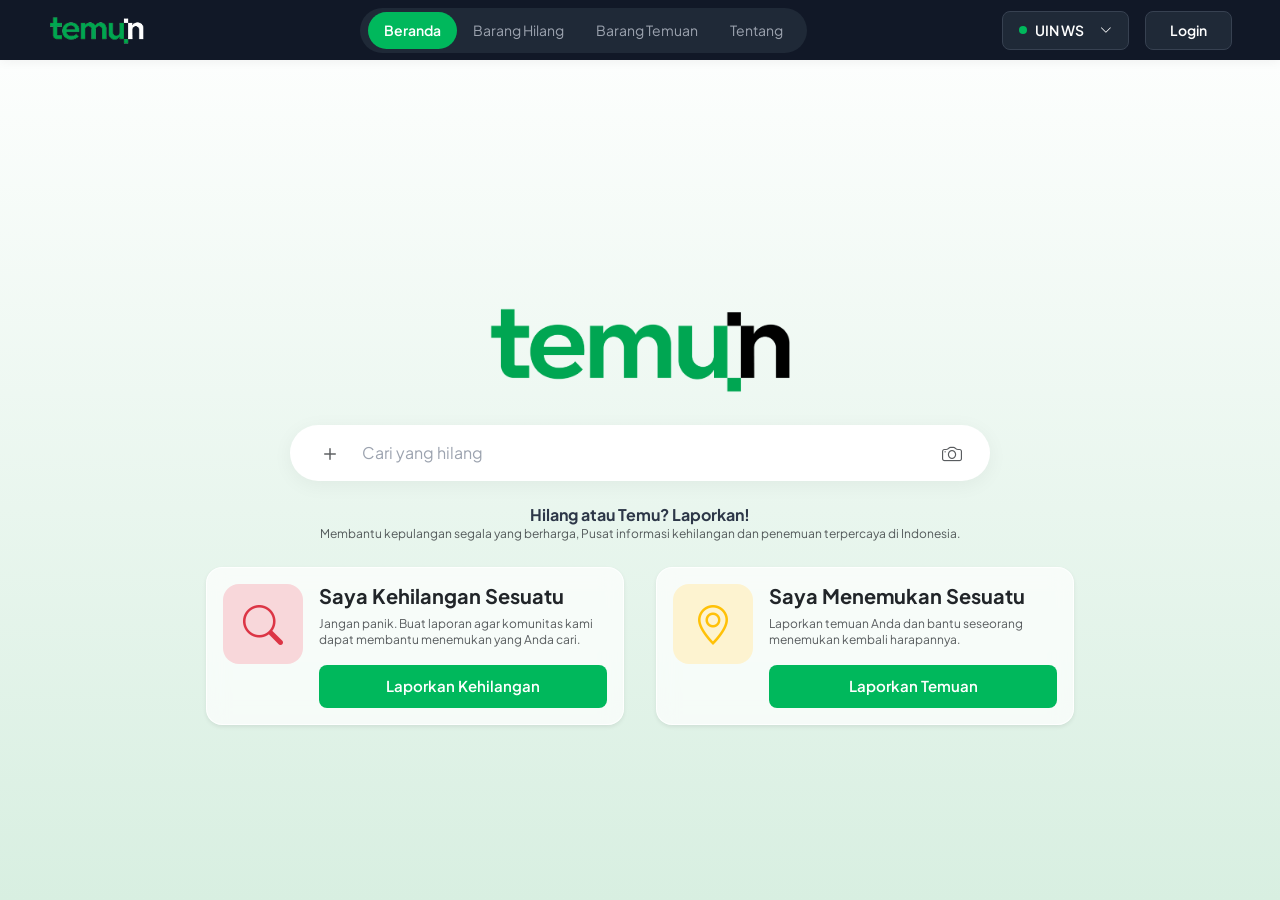
<file: index.html>
<!DOCTYPE html>
<html lang="id">
<head>
    <meta charset="UTF-8">
    <meta name="viewport" content="width=device-width, initial-scale=1.0">
    <title>TemuIn - Beranda</title>
    
    <link href="https://cdn.jsdelivr.net/npm/bootstrap@5.3.2/dist/css/bootstrap.min.css" rel="stylesheet">
    
    <link href="https://fonts.googleapis.com/css2?family=Plus+Jakarta+Sans:wght@400;500;600;700&display=swap" rel="stylesheet">
    <link rel="stylesheet" href="https://cdn.jsdelivr.net/npm/bootstrap-icons@1.11.1/font/bootstrap-icons.css">

    <link rel="stylesheet" href="style.css">

</head>
<body>

    <nav class="navbar navbar-expand-lg navbar-custom">
        <div class="container-fluid px-4 px-lg-5">
            <a class="navbar-brand text-white logo-text" href="#">
                <div class="logo-nav"></div>    
                </a>

            <button class="navbar-toggler bg-light" type="button" data-bs-toggle="collapse" data-bs-target="#navbarContent">
                <span class="navbar-toggler-icon"></span>
            </button>

            <div class="collapse navbar-collapse justify-content-center" id="navbarContent">
                <div class="nav-pill-container d-flex flex-column flex-lg-row mt-3 mt-lg-0">
                    <a href="#" class="nav-pill-link active">Beranda</a>
                    <a href="#" class="nav-pill-link">Barang Hilang</a>
                    <a href="#" class="nav-pill-link">Barang Temuan</a>
                    <a href="#" class="nav-pill-link">Tentang</a>
                </div>
            </div>

            <div class="d-none d-lg-flex align-items-center gap-3">
                <button class="btn btn-dark-outline px-3 py-2 d-flex align-items-center gap-2">
                    <span style="width: 8px; height: 8px; background-color: var(--primary-green); border-radius: 50%;"></span>
                    UIN WS <i class="bi bi-chevron-down ms-2" style="font-size: 12px;"></i>
                </button>
                <a href="login.html" class="btn btn-dark-outline px-4 py-2">Login</a>
            </div>
        </div>
    </nav>

    <div class="scroll-snap-wrapper">

        <main class="container-fluid text-center section1">
            
            <div class="hero-logo">
                <div class="logo-big">
                
                </div>
            </div>

            <div class="search-bar mx-auto d-flex align-items-center mb-4">
                <i class="bi bi-plus text-muted fs-4 ms-2 me-2"></i>
                <input type="text" class="form-control search-input" placeholder="Cari yang hilang">
                <i class="bi bi-camera text-muted fs-5 ms-2 me-2 cursor-pointer"></i>
            </div>

            <h2 class="fw-bold fs-6 mb-0" style="color: #2D3748;">Hilang atau Temu? Laporkan!</h2>
            <p class="text-muted mb-4 text-small">
                Membantu kepulangan segala yang berharga, Pusat informasi kehilangan dan penemuan terpercaya di Indonesia.
            </p>

            <div class="row justify-content-center gap-4 gap-md-0 mx-auto" style="max-width: 900px;">
                
                <div class="col-12 col-md-6 px-3">
                    <div class="action-card p-3 shadow-sm text-start h-100">
                        <div class="d-flex align-items-start gap-3 flex-column flex-sm-row">
                            <div class="icon-box icon-box-pink">
                                <i class="bi bi-search text-danger" style="font-size: 40px;"></i>
                                </div>
                            <div class="d-flex flex-column justify-content-between h-100">
                                <div>
                                    <h5 class="fw-bold mb-2">Saya Kehilangan Sesuatu</h5>
                                    <p class="text-muted" style="font-size: 12px; line-height: 1.4 ;">
                                        Jangan panik. Buat laporan agar komunitas kami dapat membantu menemukan yang Anda cari.
                                    </p>
                                </div>
                                <button class="btn btn-custom-green mt-0 w-100">Laporkan Kehilangan</button>
                            </div>
                        </div>
                    </div>
                </div>

                <div class="col-12 col-md-6 px-3 mt-4 mt-md-0">
                    <div class="action-card p-3 shadow-sm text-start h-100">
                        <div class="d-flex align-items-start gap-3 flex-column flex-sm-row">
                            <div class="icon-box icon-box-yellow">
                                <i class="bi bi-geo-alt text-warning" style="font-size: 40px;"></i>
                                </div>
                            <div class="d-flex flex-column justify-content-between h-100 ">
                                <div>
                                    <h5 class="fw-bold mb-2">Saya Menemukan Sesuatu</h5>
                                    <p class="text-muted" style="font-size: 12px; line-height: 1.4;">
                                        Laporkan temuan Anda dan bantu seseorang menemukan kembali harapannya.
                                    </p>
                                </div>
                                <button class="btn btn-custom-green mt-0 w-100">Laporkan Temuan</button>
                            </div>
                        </div>
                    </div>
                </div>

            </div>
        </main>

        <main class="container-fluid text-center section2">
            
 <section class="py-5 section-grey-bg">
        <div class="container px-4 px-lg-5">
            
            <div class="text-start mb-5">
                <h2 class="fw-bold mb-3 section-title-main text-start">
                    <span class="text-dark-green">Jadilah Pahlawan,</span> 
                    <span class="text-danger">Kembalikan Senyum Mereka</span>
                </h2>
                <p class="text-muted section-desc-main style=max-width: 850px ">
                    "Satu tindakan jujur Anda bisa mengakhiri kekhawatiran seseorang. Laporkan setiap temuan yang Anda jumpai—baik barang, hewan peliharaan, maupun informasi penting lainnya—dan jadilah jembatan kepulangan bagi yang berharga."
                </p>
            </div>

            <h4 class="fw-bold mb-4 section-heading text-start">
                Barang <span class="text-danger">Hilang Terbaru</span>
            </h4>

            <div class="row row-cols-1 row-cols-sm-2 row-cols-lg-5 g-3">
                
                <div class="col">
                    <div class="card h-100 shadow-sm border-0 item-card">
                        <div class="position-relative">
                            <img src="images/image1.png" class="card-img-top object-fit-cover item-card-img" alt="Ban Mobil">
                            <span class="badge bg-danger position-absolute top-0 end-0 m-2 rounded-pill px-3 custom-badge">Hilang</span>
                        </div>
                        <div class="card-body d-flex flex-column p-3">
                            <h6 class="card-title fw-bold mb-2 item-title text-start">Ban Mobil Hilang 4</h6>
                            <p class="card-text text-muted mb-3 item-desc text-start">
                                Lg Makan kok ban nya tiba2 hilang. Apa karena makan pas puasa ya?
                            </p>

                            <div class="mt-auto">
                                <div class="d-flex align-items-center gap-2 mb-1 text-muted item-info">
                                    <i class="bi bi-geo-alt icon-green"></i> Tambakaji
                                </div>
                                <div class="d-flex align-items-center gap-2 mb-2 text-muted item-info">
                                    <i class="bi bi-clock icon-green"></i> Hilang: 25 Maret 2026
                                </div>
                                <div class="d-flex align-items-center gap-2 mb-2 item-info">
                                    <div class="rounded-circle text-white d-flex align-items-center justify-content-center avatar-mini">M</div>
                                    <span class="text-muted">Muhammad Arbani</span>
                                </div>
                                <div class="d-flex align-items-center gap-2 mb-3 text-muted item-info">
                                    <i class="bi bi-heart-fill text-danger"></i> Bantuan Sosial
                                </div>
                                <div class="fw-bold item-price text-start">Gratis</div>
                            </div>
                        </div>
                    </div>
                </div>

                <div class="col">
                    <div class="card h-100 shadow-sm border-0 item-card">
                        <div class="position-relative">
                            <img src="images/image2.png" class="card-img-top object-fit-cover item-card-img" alt="Scoopy">
                            <span class="badge bg-danger position-absolute top-0 end-0 m-2 rounded-pill px-3 custom-badge">Hilang</span>
                        </div>
                        <div class="card-body d-flex flex-column p-3">
                            <h6 class="card-title fw-bold mb-2 item-title text-start">Honda Scoopy Warna Biru Gelap</h6>
                            <p class="card-text text-muted mb-3 item-desc text-start">
                                KEHILANGAN MOTOR - MOHON BANTUAN INFORMASINYA. Telah hilang 1 unit motor pada...
                            </p>
                            <div class="mt-auto">
                                <div class="d-flex align-items-center gap-2 mb-1 text-muted item-info">
                                    <i class="bi bi-geo-alt icon-green"></i> DKI Jakarta
                                </div>
                                <div class="d-flex align-items-center gap-2 mb-2 text-muted item-info">
                                    <i class="bi bi-clock icon-green"></i> Hilang: 25 Maret 2026
                                </div>
                                <div class="d-flex align-items-center gap-2 mb-2 item-info">
                                    <span class="text-muted">Admin Temuin</span>
                                </div>
                                <div class="d-flex align-items-center gap-2 mb-3 text-muted item-info">
                                    <i class="bi bi-heart-fill text-danger"></i> Bantuan Sosial
                                </div>
                                <div class="fw-bold item-price text-start">500k</div>
                            </div>
                        </div>
                    </div>
                </div>

                <div class="col">
                    <div class="card h-100 shadow-sm border-0 item-card">
                        <div class="position-relative">
                            <img src="images/image3.png" class="card-img-top object-fit-cover item-card-img" alt="Dompet">
                            <span class="badge bg-danger position-absolute top-0 end-0 m-2 rounded-pill px-3 custom-badge">Hilang</span>
                        </div>
                        <div class="card-body d-flex flex-column p-3">
                            <h6 class="card-title fw-bold mb-2 item-title text-start">Dompet Coklat Garis Biru Dongker</h6>
                            <p class="card-text text-muted mb-3 item-desc text-start">
                                KEHILANGAN DOMPET - MOHON BANTUAN. Telah hilang 1 buah dompet di daera...
                            </p>
                            <div class="mt-auto">
                                <div class="d-flex align-items-center gap-2 mb-1 text-muted item-info">
                                    <i class="bi bi-geo-alt icon-green"></i> DKI Jakarta
                                </div>
                                <div class="d-flex align-items-center gap-2 mb-2 text-muted item-info">
                                    <i class="bi bi-clock icon-green"></i> Hilang: 24 Maret 2026
                                </div>
                                <div class="d-flex align-items-center gap-2 mb-2 item-info">
                                    <span class="text-muted">Admin Temuin</span>
                                </div>
                                <div class="d-flex align-items-center gap-2 mb-3 text-muted item-info">
                                    <i class="bi bi-heart-fill text-danger"></i> Bantuan Sosial
                                </div>
                                <div class="fw-bold item-price text-start">Gratis</div>
                            </div>
                        </div>
                    </div>
                </div>

                <div class="col">
                    <div class="card h-100 shadow-sm border-0 item-card">
                        <div class="position-relative">
                            <img src="images/image4.png" class="card-img-top object-fit-cover item-card-img" alt="Tumbler">
                            <span class="badge bg-danger position-absolute top-0 end-0 m-2 rounded-pill px-3 custom-badge">Hilang</span>
                        </div>
                        <div class="card-body d-flex flex-column p-3">
                            <h6 class="card-title fw-bold mb-2 item-title text-start">Tumbler merek Tuku Hilang di Kereta</h6>
                            <p class="card-text text-muted mb-3 item-desc text-start">
                                Tumbler saya siapa yang ngambil- Tadi ketinggalan. Pas saya balik lagi mau ambil...
                            </p>
                            <div class="mt-auto">
                                <div class="d-flex align-items-center gap-2 mb-1 text-muted item-info">
                                    <i class="bi bi-geo-alt icon-green"></i> Poncol
                                </div>
                                <div class="d-flex align-items-center gap-2 mb-2 text-muted item-info">
                                    <i class="bi bi-clock icon-green"></i> Hilang: 24 Maret 2026
                                </div>
                                <div class="d-flex align-items-center gap-2 mb-2 item-info">
                                    <span class="text-muted">Admin Temuin</span>
                                </div>
                                <div class="d-flex align-items-center gap-2 mb-3 text-muted item-info">
                                    <i class="bi bi-heart-fill text-danger"></i> Bantuan Sosial
                                </div>
                                <div class="fw-bold item-price text-start">Gratis</div>
                            </div>
                        </div>
                    </div>
                </div>

                <div class="col">
                    <div class="card h-100 shadow-sm border-0 d-flex justify-content-center align-items-center text-center card-next">
                        <div class="card-body d-flex flex-column justify-content-center align-items-center w-100">
                            <p class="text-muted mb-2 text-next-label">Hilang lainnya...</p>
                            <a href="publicDashboard.html" class="btn btn-sm text-white rounded-pill px-4 py-1 btn-next-custom">Next &gt;</a>
                        </div>
                    </div>
                </div>

            </div>
        </div>
    </section>
</main>

<main class="container-fluid text-center section3 bg-abu-custom p-0">
            <section class="py-5"> 
                <div class="container px-4 px-lg-5">
                    
                    <div class="text-start mb-5">
                        <h2 class="fw-bold mb-3 section-title-main text-start">
                            <span class="text-dark">Temukan Kembali</span> 
                            <span class="text-dark-green">yang Berharga di Sini</span>
                        </h2>
                        <p class="text-muted section-desc-main" style="max-width: 850px;">
                            "Tenangkan pikiran dan mulailah pencarian Anda di sini. Laporkan kehilangan Anda secara mendetail, dan biarkan komunitas serta sistem kami bekerja sama menemukan kembali apa yang berharga bagi Anda."
                        </p>
                    </div>

                    <h4 class="fw-bold mb-4 section-heading text-start">
                        Barang <span class="text-dark-green">Temuan Terbaru</span>
                    </h4>

                    <div class="row row-cols-1 row-cols-sm-2 row-cols-lg-5 g-3">
                        
                        <div class="col">
                            <div class="card h-100 shadow-sm border-0 item-card">
                                <div class="position-relative">
                                    <img src="images/image1.png" class="card-img-top object-fit-cover item-card-img" alt="Ban Mobil">
                                    <span class="badge badge-temuan position-absolute top-0 end-0 m-2 rounded-pill px-3">Ditemukan</span>
                                </div>
                                <div class="card-body d-flex flex-column p-3">
                                    <h6 class="card-title fw-bold mb-2 item-title text-start">Ditemukan Ban Mobil, Sempet curiga...</h6>
                                    <p class="card-text text-muted mb-3 item-desc text-start">
                                        Sindikat pencurian Ban Mobil, bagi yang merasa kehilangan ban..
                                    </p>
                                    
                                    <div class="mt-auto">
                                        <div class="d-flex align-items-center gap-2 mb-1 text-muted item-info">
                                            <i class="bi bi-geo-alt icon-green"></i> Tambakaji
                                        </div>
                                        <div class="d-flex align-items-center gap-2 mb-2 text-muted item-info">
                                            <i class="bi bi-clock icon-green"></i> Ditemukan: 25 April 2026
                                        </div>
                                        
                                        <div class="d-flex align-items-center gap-2 mb-3 item-info">
                                            <div class="rounded-circle avatar-red text-white d-flex align-items-center justify-content-center avatar-mini">A</div>
                                            <span class="text-muted">Anshori</span>
                                        </div>
                                        <button class="btn btn-sm btn-custom-green rounded-pill px-4 py-1 text-start" style="width: max-content;">Hubungi</button>
                                    </div>
                                </div>
                            </div>
                        </div>

                        <div class="col">
                            <div class="card h-100 shadow-sm border-0 item-card">
                                <div class="position-relative">
                                    <img src="images/image4.png" class="card-img-top object-fit-cover item-card-img" alt="Tumbler">
                                    <span class="badge badge-temuan position-absolute top-0 end-0 m-2 rounded-pill px-3">Ditemukan</span>
                                </div>
                                <div class="card-body d-flex flex-column p-3">
                                    <h6 class="card-title fw-bold mb-2 item-title text-start">Tadi saya menemukan Tumbler di Kereta</h6>
                                    <p class="card-text text-muted mb-3 item-desc text-start">
                                        Buat mba mba yang tadi duduk di paling pojok, saya yang bawa..
                                    </p>
                                    
                                    <div class="mt-auto">
                                        <div class="d-flex align-items-center gap-2 mb-1 text-muted item-info">
                                            <i class="bi bi-geo-alt icon-green"></i> Stasiun Poncol
                                        </div>
                                        <div class="d-flex align-items-center gap-2 mb-2 text-muted item-info">
                                            <i class="bi bi-clock icon-green"></i> Ditemukan: 23 April 2026
                                        </div>
                                        
                                        <div class="d-flex align-items-center gap-2 mb-3 item-info">
                                            <div class="rounded-circle avatar-blue text-white d-flex align-items-center justify-content-center avatar-mini">P</div>
                                            <span class="text-muted">Putrikiki</span>
                                        </div>
                                        <button class="btn btn-sm btn-custom-green rounded-pill px-4 py-1 text-start" style="width: max-content;">Hubungi</button>
                                    </div>
                                </div>
                            </div>
                        </div>

                        <div class="col">
                            <div class="card h-100 shadow-sm border-0 item-card">
                                <div class="position-relative">
                                    <img src="images/image3.png" class="card-img-top object-fit-cover item-card-img" alt="Dompet">
                                    <span class="badge badge-temuan position-absolute top-0 end-0 m-2 rounded-pill px-3">Ditemukan</span>
                                </div>
                                <div class="card-body d-flex flex-column p-3">
                                    <h6 class="card-title fw-bold mb-2 item-title text-start">Ditemukan Dompet di ISDB FST UIN Ws</h6>
                                    <p class="card-text text-muted mb-3 item-desc text-start">
                                        Di ruang 4.4 tadi saya matkul jam 12.50, atas nama khoirun, izin..
                                    </p>
                                    
                                    <div class="mt-auto">
                                        <div class="d-flex align-items-center gap-2 mb-1 text-muted item-info">
                                            <i class="bi bi-geo-alt icon-green"></i> UIN WS
                                        </div>
                                        <div class="d-flex align-items-center gap-2 mb-2 text-muted item-info">
                                            <i class="bi bi-clock icon-green"></i> Ditemukan: 26 Maret 2026
                                        </div>
                                        
                                        <div class="d-flex align-items-center gap-2 mb-3 item-info">
                                            <div class="rounded-circle avatar-purple text-white d-flex align-items-center justify-content-center avatar-mini">P</div>
                                            <span class="text-muted">Pujiono</span>
                                        </div>
                                        <button class="btn btn-sm btn-custom-green rounded-pill px-4 py-1 text-start" style="width: max-content;">Hubungi</button>
                                    </div>
                                </div>
                            </div>
                        </div>

                        <div class="col">
                            <div class="card h-100 shadow-sm border-0 item-card">
                                <div class="position-relative">
                                    <img src="images/image2.png" class="card-img-top object-fit-cover item-card-img" alt="Motor">
                                    <span class="badge badge-temuan position-absolute top-0 end-0 m-2 rounded-pill px-3">Ditemukan</span>
                                </div>
                                <div class="card-body d-flex flex-column p-3">
                                    <h6 class="card-title fw-bold mb-2 item-title text-start">Motor Scopy Terparkir di depan...</h6>
                                    <p class="card-text text-muted mb-3 item-desc text-start">
                                        Sudah 2 hari motor ini sudah terparkir di depan rm padang...
                                    </p>
                                    
                                    <div class="mt-auto">
                                        <div class="d-flex align-items-center gap-2 mb-1 text-muted item-info">
                                            <i class="bi bi-geo-alt icon-green"></i> TambakAji
                                        </div>
                                        <div class="d-flex align-items-center gap-2 mb-2 text-muted item-info">
                                            <i class="bi bi-clock icon-green"></i> Ditemukan: 27 Maret 2026
                                        </div>
                                        
                                        <div class="d-flex align-items-center gap-2 mb-3 item-info">
                                            <div class="rounded-circle avatar-pink text-white d-flex align-items-center justify-content-center avatar-mini">S</div>
                                            <span class="text-muted">Syahrul</span>
                                        </div>
                                        <button class="btn btn-sm btn-custom-green rounded-pill px-4 py-1 text-start" style="width: max-content;">Hubungi</button>
                                    </div>
                                </div>
                            </div>
                        </div>

                        <div class="col">
                            <div class="card h-100 shadow-sm border-0 d-flex justify-content-center align-items-center text-center card-next">
                                <div class="card-body d-flex flex-column justify-content-center align-items-center w-100">
                                    <p class="text-muted mb-2 text-next-label">Temuan lainnya...</p>
                                    <a href="publicDashboard.html" class="btn btn-sm text-white rounded-pill px-4 py-1 btn-next-custom">Next &gt;</a>
                                </div>
                            </div>
                        </div>

                    </div>
                </div>
            </section>
        </main>

<main class="container-fluid text-start section4 p-0 d-flex flex-column">
            
            <div class="map-bg"></div>

            <section class="section4-content flex-grow-1 d-flex flex-column">
                <div class="container px-4 px-lg-5">
                    <div class="row">
                        <div class="col-lg-8">
                            <h2 class="fw-bold mb-3" style="font-size: 2.5rem; line-height: 1.2;">
                                <span class="text-dark">Menyatukan yang Terpisah,</span> <br>
                                <span class="text-dark-green">Mengembalikan Harapan</span>
                            </h2>
                            <p class="text-muted mt-4" style="max-width: 650px; font-size: 15px; line-height: 1.6;">
                                "Terima kasih telah menjadi bagian dari komunitas jujur Indonesia.<br> 
                                Mari bersama-sama membangun ruang aman untuk setiap kehilangan dan penemuan."
                            </p>
                        </div>
                    </div>
                </div>
            </section>

            <footer class="footer-custom">
                <div class="container px-4 px-lg-5">
                    <div class="row mb-4">
                        
                        <div class="col-lg-4 mb-4 mb-lg-0">
                            <img src="images/logotemuin-putih.png" alt="Logo TemuIn" class="footer-logo">
                        </div>

                        <div class="col-lg-4 mb-4 mb-lg-0">
                            <div class="d-flex flex-column">
                                <a href="#" class="footer-link fw-bold">FAQ</a>
                                <a href="#" class="footer-link fw-bold">Blog</a>
                                <a href="#" class="footer-link fw-bold">Tentang</a>
                                <a href="#" class="footer-link fw-bold">Layanan Kami</a>
                            </div>
                        </div>

                        <div class="col-lg-4 d-flex flex-column align-items-lg-end align-items-start">
                            <h6 class="fw-bold mb-3" style="font-size: 14px;">Terhubung Bersama Kami</h6>
                            <div class="social-icons-container">
                                <a href="#" class="social-icon bg-ig"><i class="bi bi-instagram"></i></a>
                                <a href="#" class="social-icon bg-fb"><i class="bi bi-facebook"></i></a>
                                <a href="#" class="social-icon bg-yt"><i class="bi bi-youtube"></i></a>
                                <a href="#" class="social-icon bg-in"><i class="bi bi-linkedin"></i></a>
                                <a href="#" class="social-icon bg-wa"><i class="bi bi-whatsapp"></i></a>
                            </div>
                        </div>
                    </div>

                    <div class="footer-divider"></div>
                    
                    <div class="d-flex flex-column flex-md-row justify-content-between align-items-center footer-bottom-text">
                        <div class="mb-2 mb-md-0">
                            &copy; 2026 PT Pujian Jaya Syahrul. All Right Reserved.
                        </div>
                        <div>
                            <a href="#" class="footer-bottom-link">Kebijakan Privasi</a>
                            <a href="#" class="footer-bottom-link">Syarat & Ketentuan</a>
                            <a href="#" class="footer-bottom-link">Standar Keamanan Anak</a>
                        </div>
                    </div>
                </div>
            </footer>
        </main>
    </div>
    <script src="https://cdn.jsdelivr.net/npm/bootstrap@5.3.2/dist/js/bootstrap.bundle.min.js"></script>
</body>
</html>
</file>
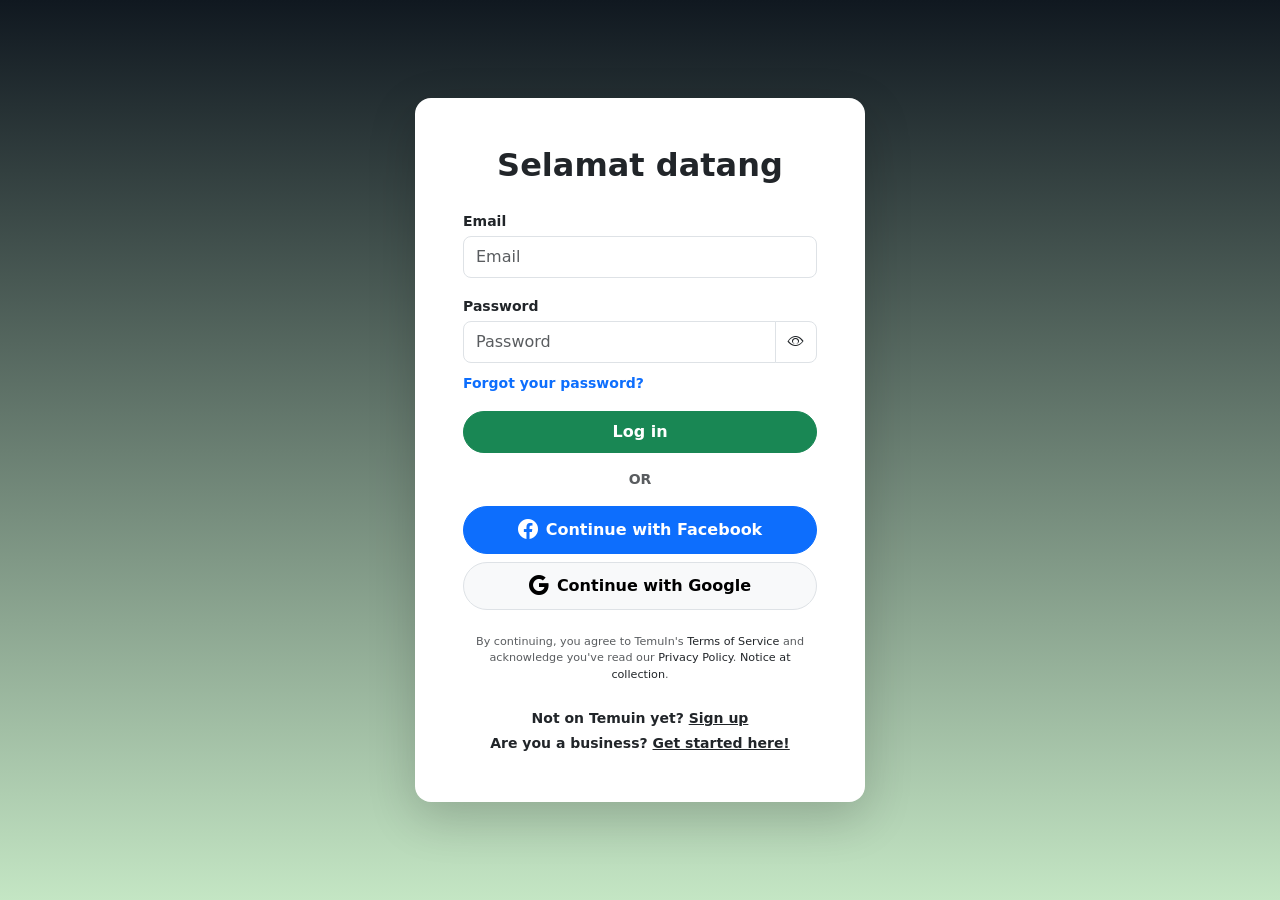
<file: login.html>
<!DOCTYPE html>
<html lang="id">

<head>
    <meta charset="UTF-8">
    <meta name="viewport" content="width=device-width, initial-scale=1.0">
    <title>Login</title>

    <link rel="stylesheet" href="bootstrap-5.3.8-dist/css/bootstrap.min.css">
    <link rel="shortcut icon" href="images/logotemuin-putih.png" type="image/x-icon">
    <link rel="stylesheet" href="https://cdn.jsdelivr.net/npm/bootstrap-icons@1.11.1/font/bootstrap-icons.css">

    <style>
        /* CSS Kustom untuk Background Gradasi seperti di gambar */
        .bg-custom-gradient {
            background: linear-gradient(180deg, #101820 0%, #C4E6C4 100%);
            /* Pastikan minimal setinggi layar */
            min-height: 100vh;
        }

        /* Sedikit penyesuaian ukuran font untuk teks syarat & ketentuan */
        .text-micro {
            font-size: 0.7rem;
        }

        .loginBtn {
            background-color: #00a453;
            border-color: #00a453;

            :hover {
                background-color: #0c5c34;
                border-color: #0c5c34;
            }
        }
    </style>
</head>

<body class="bg-custom-gradient d-flex justify-content-center align-items-center">

    <div class="card border-0 shadow-lg rounded-4 p-4 p-md-5" style="width: 100%; max-width: 450px;">

        <div class="card-body text-center p-0">
            <h2 class="fw-bold mb-4">Selamat datang</h2>

            <form>
                <div class="mb-3 text-start">
                    <label for="emailInput" class="form-label fw-semibold small mb-1">Email</label>
                    <input type="email" class="form-control rounded-3 py-2" id="emailInput" placeholder="Email">
                </div>

                <div class="mb-3 text-start">
                    <label for="passwordInput" class="form-label fw-semibold small mb-1">Password</label>
                    <div class="input-group">
                        <input type="password" class="form-control rounded-start-3 py-2" id="passwordInput"
                            placeholder="Password">
                        <button class="btn btn-outline-secondary border text-dark rounded-end-3" type="button"
                            id="togglePassword">
                            <i class="bi bi-eye"></i>
                        </button>
                    </div>
                    <div class="mt-2 text-start">
                        <a href="#" class="text-decoration-none small fw-semibold">Forgot your password?</a>
                    </div>
                </div>

                <button type="submit" class="btn btn-success w-100 fw-bold py-2 mb-3 rounded-pill" id="loginBtn">
                    Log in
                </button>

                <p class="small fw-bold text-muted mb-3">OR</p>

                <button type="button"
                    class="btn btn-primary w-100 fw-bold py-2 mb-2 rounded-pill d-flex align-items-center justify-content-center">
                    <i class="bi bi-facebook fs-5 me-2"></i> Continue with Facebook
                </button>
                <button type="button"
                    class="btn btn-light border w-100 fw-bold py-2 mb-4 rounded-pill d-flex align-items-center justify-content-center">
                    <i class="bi bi-google fs-5 me-2 "></i> Continue with Google
                </button>

                <p class="text-muted text-micro mb-4">
                    By continuing, you agree to TemuIn's <a href="#"
                        class="text-dark text-decoration-none text-decoration-underline-hover">Terms of Service</a> and
                    acknowledge you've read our <a href="#" class="text-dark text-decoration-none">Privacy Policy</a>.
                    <a href="#" class="text-dark text-decoration-none">Notice at collection</a>.
                </p>

                <div class="mt-2">
                    <p class="small fw-bold mb-1">Not on Temuin yet? <a href="signup.html" class="text-dark">Sign up</a>
                    </p>
                    <p class="small fw-bold mb-0">Are you a business? <a href="#" class="text-dark">Get started
                            here!</a></p>
                </div>

            </form>
        </div>
    </div>

    <script src="hidePassword.js"></script>
    <script src="bootstrap-5.3.8-dist/js/bootstrap.bundle.min.js"></script>
</body>

</html>
</file>
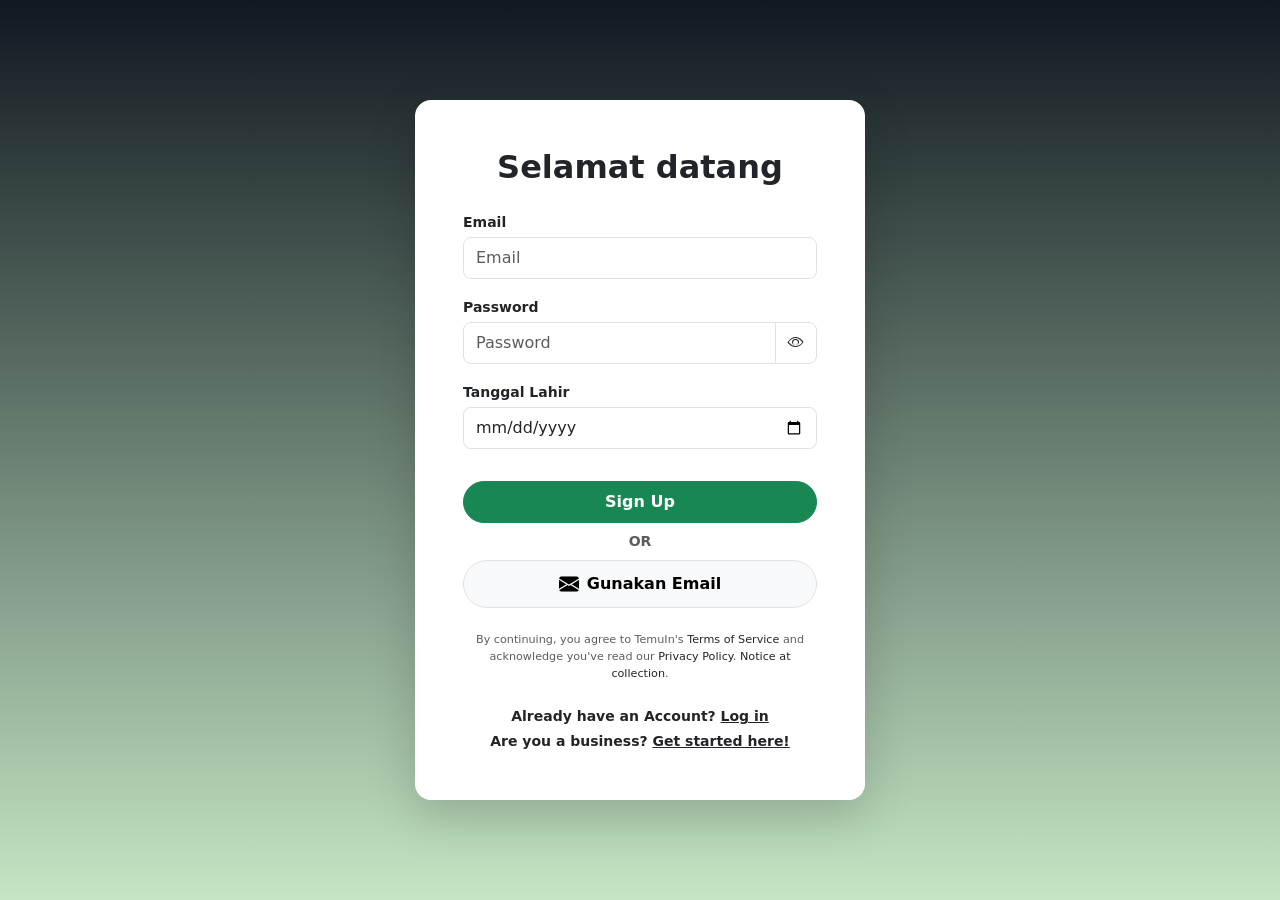
<file: signup.html>
<!DOCTYPE html>
<html lang="id">

<head>
    <meta charset="UTF-8">
    <meta name="viewport" content="width=device-width, initial-scale=1.0">
    <title>Sign Up</title>

    <link rel="stylesheet" href="bootstrap-5.3.8-dist/css/bootstrap.min.css">
    <link rel="shortcut icon" href="images/logotemuin-putih.png" type="image/x-icon">
    <link rel="stylesheet" href="https://cdn.jsdelivr.net/npm/bootstrap-icons@1.11.1/font/bootstrap-icons.css">

    <style>
        /* CSS Kustom untuk Background Gradasi seperti di gambar */
        .bg-custom-gradient {
            background: linear-gradient(180deg, #101820 0%, #C4E6C4 100%);
            /* Pastikan minimal setinggi layar */
            min-height: 100vh;
        }

        /* Sedikit penyesuaian ukuran font untuk teks syarat & ketentuan */
        .text-micro {
            font-size: 0.7rem;
        }

        .loginBtn {
            background-color: #00a453;
            border-color: #00a453;

            :hover {
                background-color: #0c5c34;
                border-color: #0c5c34;
            }
        }
    </style>
</head>

<body class="bg-custom-gradient d-flex justify-content-center align-items-center">

    <div class="card border-0 shadow-lg rounded-4 p-4 p-md-5" style="width: 100%; max-width: 450px;">

        <div class="card-body text-center p-0">
            <h2 class="fw-bold mb-4">Selamat datang</h2>

            <form>
                <div class="mb-3 text-start">
                    <label for="emailInput" class="form-label fw-semibold small mb-1">Email</label>
                    <input type="email" class="form-control rounded-3 py-2" id="emailInput" placeholder="Email">
                </div>

                <div class="mb-3 text-start">
                    <label for="passwordInput" class="form-label fw-semibold small mb-1">Password</label>
                    <div class="input-group">
                        <input type="password" class="form-control rounded-start-3 py-2" id="passwordInput"
                            placeholder="Password">
                        <button class="btn btn-outline-secondary border text-dark rounded-end-3" type="button"
                            id="togglePassword">
                            <i class="bi bi-eye"></i>
                        </button>
                    </div>
                </div>

                <div class="mb-3 text-start">
                    <label for="datebirth" class="form-label fw-semibold small mb-1">Tanggal Lahir</label>
                    <input type="date" class="form-control rounded-3 py-2" id="datebirth">
                </div>

                <button type="submit" class="btn btn-success w-100 fw-bold py-2 mb-2 mt-3 rounded-pill" id="loginBtn">
                    Sign Up
                </button>

                <p class="small fw-bold text-muted mb-2">OR</p>

                <button type="button"
                    class="btn btn-light border w-100 fw-bold py-2 mb-4 rounded-pill d-flex align-items-center justify-content-center">
                    <i class="bi bi-envelope-fill fs-5 me-2 "></i> Gunakan Email
                </button>

                <p class="text-muted text-micro mb-4">
                    By continuing, you agree to TemuIn's <a href="#"
                        class="text-dark text-decoration-none text-decoration-underline-hover">Terms of Service</a> and
                    acknowledge you've read our <a href="#" class="text-dark text-decoration-none">Privacy Policy</a>.
                    <a href="#" class="text-dark text-decoration-none">Notice at collection</a>.
                </p>

                <div class="mt-2">
                    <p class="small fw-bold mb-1">Already have an Account? <a href="login.html" class="text-dark">Log
                            in</a></p>
                    <p class="small fw-bold mb-0">Are you a business? <a href="#" class="text-dark">Get started
                            here!</a></p>
                </div>

            </form>
        </div>
    </div>

    <script src="hidePassword.js"></script>
    <script src="bootstrap-5.3.8-dist/js/bootstrap.bundle.min.js"></script>
</body>

</html>
</file>
<file: style.css>
/* =========================================
   1. PENGATURAN SCROLL UTAMA (ANTI BOCOR)
   ========================================= */
html, body {
    margin: 0;
    padding: 0;
    height: 100vh;
    overflow: hidden !important; /* WAJIB: Mematikan scroll ganda dari browser */
    font-family: 'Plus Jakarta Sans', sans-serif;
}

/* Ini SATU-SATUNYA tempat yang boleh ada scrollbar */
.scroll-snap-wrapper {
    height: 100vh;
    overflow-y: scroll; 
    scroll-snap-type: y mandatory;
    scroll-behavior: smooth;
}

/* =========================================
   2. PENGATURAN SEMUA SECTION
   ========================================= */
.section1, .section2, .section3, .section4 {
    height: 100vh !important;
    width: 100%;
    scroll-snap-align: start;
    scroll-snap-stop: always; /* WAJIB: Memaksa scroll berhenti pas 1 layar */
    display: flex;
    flex-direction: column;
    justify-content: center;
    margin: 0 !important;
    padding: 0 !important;
    overflow: hidden !important; /* WAJIB: Mencegah layar terjebak di dalam section */
}

/* --- Warna Background Tiap Section --- */
.section1 {
    background: linear-gradient(180deg, #FFFFFF 0%, #D8EFE1 100%);
}

.section2 {
    background-color: #F4F6F8;
}

.section3 {
    background-color: #e8e8e8;
}

/* Khusus Section 2 & 3: Mulai dari atas agar tidak kepotong */
.section2, .section3 {
    justify-content: flex-start;
    padding-top: 80px !important; /* Memberi jarak aman agar judul tidak tertutup Navbar yang fixed */
}

/* Reset dasar untuk memastikan tampilan konsisten di semua browser */
* {
    margin: 0;
    padding: 0;
    box-sizing: border-box;
    font-family: 'Plus Jakarta Sans', sans-serif;
}

/* === Styling Navbar === */
.navbar {
    display: flex;
    justify-content: space-between;
    align-items: center;
    padding: 1.2rem 5%;
    background-color: rgba(255, 255, 255, 0.95);
    backdrop-filter: blur(10px); /* Efek blur ala macOS */
    box-shadow: 0 2px 10px rgba(0, 0, 0, 0.05);
    position: fixed;
    width: 100%;
    top: 0;
    z-index: 100;
}

.logo {
    cursor: pointer;
    height: 2rem;
    width: 100px;
    background-image: url('images/logotemuin-putih.png');
    background-size: contain;
    background-repeat: no-repeat;
}

#login-button {
    display: flex;
    gap: 1rem;
    flex-direction: row;
}

.btnDarkToggle {color: var(--bs-secondary); transition: all 0.3s ease;}
.btnDarkToggle:hover{color: var(--bs-body-color);}


.nav-links {
    display: flex;
    list-style: none;
    gap: 2.5rem;
}

.nav-links a {
    text-decoration: none;
    color: #64748b;
    font-weight: 600;
    transition: color 0.3s ease;
}

.nav-links a:hover {
    color: #3b82f6;
}

.btn-login {
    text-decoration: none;
    background-color: #eff6ff;
    color: #3b82f6;
    padding: 0.6rem 1.5rem;
    border-radius: 50px;
    font-weight: 600;
    transition: all 0.3s ease;
}

.btn-login:hover {
    background-color: #3b82f6;
    color: white;
}

/* === Styling Hero Section === */
.hero {
    height: 100vh;
    display: flex;
    align-items: center;
    justify-content: center;
    text-align: center;
    padding: 0 20px;
    background: linear-gradient(135deg, #f0f9ff 0%, #e0f2fe 100%);
}

.hero-content {
    max-width: 800px;
    margin-top: 60px; /* Menyesuaikan jarak dari navbar yang fixed */
}

.hero h1 {
    font-size: 3.2rem;
    font-weight: 700;
    color: #0f172a;
    line-height: 1.2;
    margin-bottom: 1.5rem;
    letter-spacing: -0.02em;
}

.hero p {
    font-size: 1.15rem;
    color: #475569;
    margin-bottom: 2.5rem;
    line-height: 1.7;
}

/* === Styling Tombol CTA === */
.hero-buttons {
    display: flex;
    gap: 1.5rem;
    justify-content: center;
}

.btn {
    text-decoration: none;
    padding: 1rem 2rem;
    border-radius: 12px;
    font-weight: 600;
    font-size: 15px;
    transition: transform 0.2s ease, box-shadow 0.2s ease;
    display: flex;
    align-items: center;
    gap: 0.5rem;
    justify-content: center;
}

.btn-primary {
    background-color: #3b82f6;
    color: white;
    box-shadow: 0 4px 14px rgba(59, 130, 246, 0.4);
}

.btn-primary:hover {
    transform: translateY(-3px);
    box-shadow: 0 6px 20px rgba(59, 130, 246, 0.6);
}

.btn-secondary {
    background-color: white;
    color: #0f172a;
    border: 2px solid #e2e8f0;
}

.btn-secondary:hover {
    border-color: #cbd5e1;
    transform: translateY(-3px);
    box-shadow: 0 4px 14px rgba(0, 0, 0, 0.05);
}

/* === Desain Responsif untuk Mobile === */
@media (max-width: 768px) {
    .nav-links {
        display: none; /* Menyembunyikan menu di layar kecil agar rapi */
    }
    
    .hero h1 {
        font-size: 2.2rem;
    }
    
    .hero-buttons {
        flex-direction: column;
    }
    
    .btn {
        justify-content: center;
    }
}

/* --- Global Variables & Body --- */
:root {
    --primary-green: #00B85C;
    --dark-navy: #111827;
    --dark-nav-bg: #1F2937;
}

body {
    font-family: 'Plus Jakarta Sans', sans-serif;
    /* Background gradasi lembut seperti di gambar */
    background: linear-gradient(180deg, #F9FDFB 0%, #E2EFE6 100%);
    min-height: 100vh;
}

/* --- Navbar Custom Styling --- */
.navbar-custom {
    background-color: var(--dark-navy);
    padding: 0px 0;
}

.logo-text {
    font-weight: 700;
    font-size: 24px;
    letter-spacing: -0.5px;
}

/* Menu Pill di tengah navbar */
.nav-pill-container {
    background-color: var(--dark-nav-bg);
    border-radius: 50px;
    padding: 4px 8px;
}

.nav-pill-link {
    color: #9CA3AF;
    font-size: 14px;
    padding: 8px 16px;
    border-radius: 50px;
    text-decoration: none;
    transition: all 0.3s ease;
}

.nav-pill-link:hover {
    color: white;
}

.nav-pill-link.active {
    background-color: var(--primary-green);
    color: white;
    font-weight: 600;
}

/* Dropdown UIN WS & Login btn */
.btn-dark-outline {
    background-color: var(--dark-nav-bg);
    color: white;
    border: 1px solid #374151;
    border-radius: 8px;
    font-size: 14px;
}

.btn-dark-outline:hover {
    background-color: rgba(255, 255, 255, 0.2);
    color: white;
}

/* --- Hero Section Styling --- */
.hero-logo {
    font-size: 80px;
    font-weight: 700;
    letter-spacing: -2px;
    margin-top: 100px;
    margin-bottom: 100;
    display: flex;
    justify-content: center;
    align-items: center ;
}

.search-bar {
    width: 100%;
    max-width: 700px;
    background: white;
    border-radius: 50px;
    padding: 10px 20px;
    box-shadow: 0 4px 20px rgba(0,0,0,0.05);
}

.search-input {
    border: none;
    outline: none;
    box-shadow: none !important;
    font-size: 16px;
    color: #6B7280;
}

.cursor-pointer {
    cursor: pointer;
}

/* --- Cards Styling --- */
.action-card {
    background: rgba(255, 255, 255, 0.7);
    backdrop-filter: blur(10px);
    border: 1px solid rgba(255,255,255,0.8);
    border-radius: 16px;
    transition: transform 0.2s;
}

.action-card:hover {
    transform: translateY(-5px);
    box-shadow: 0 10px 25px rgba(0,0,0,0.05) !important;
}

.icon-box {
    width: 80px;
    height: 80px;
    border-radius: 16px;
    display: flex;
    align-items: center;
    justify-content: center;
    flex-shrink: 0;
}

.icon-box-pink { background-color: #F8D7DA; }
.icon-box-yellow { background-color: #FDF3D0; }

.btn-custom-green {
    background-color: var(--primary-green);
    color: white;
    border: none;
    border-radius: 8px;
    padding: 10px 20px;
    font-weight: 600;
}

.btn-custom-green:hover {
    background-color: #00994d;
    color: white;
}

.logo-nav {
    background-image: url(/images/logotemuin-putih.png);
    width: 100px;
    height: 50px;
    background-repeat: no-repeat;
    background-size: contain;
    background-position: center;
}

.logo-big {
    background-image: url(images/logotemuin-hitam.png);
    width: 300px;
    height: 150px;
    background-repeat: no-repeat;
    background-size: contain;
    background-position: center;
}

.text-small {
    font-size: 12px;
}

.search-input::placeholder {
    color: #9CA3AF !important; /* Warna abu-abu kalem */
    opacity: 1; /* Memastikan ketebalan warna merata di semua browser */
}

.section2 {
    scroll-snap-align: center;
}

/* === SECTION 2: Barang Hilang === */

.section-header-box {
    max-width: 850px;
}

.section-title-main {
    font-size: 2.2rem;
    color: #111827;
}

.text-dark-green {
    color: #1A3626;
}

.section-desc-main {
    font-size: 15px;
    line-height: 1.6;
}

.section-heading {
    color: #111827;
    font-size: 16px;
}

/* --- Styling Item Cards --- */
.item-card {
    border-radius: 12px;
    overflow: hidden;
}

.item-card-img {
    height: 140px;
}

.custom-badge {
    font-size: 10px;
}

.item-title {
    font-size: 13px;
}

.item-desc {
    font-size: 11px;
    line-height: 1.4;
}

.item-info {
    font-size: 10px;
}

.icon-green {
    color: var(--primary-green);
}

.avatar-mini {
    width: 16px;
    height: 16px;
    background-color: var(--primary-green);
}

.item-price {
    font-size: 14px;
    color: #374151;
}

/* --- Styling Card Next --- */
.card-next {
    border-radius: 12px;
    background-color: #FAFAFA;
}

.text-next-label {
    font-size: 11px;
}

.btn-next-custom {
    background-color: var(--primary-green);
    font-size: 12px;
    font-weight: 500;
}

.btn-next-custom:hover {
    background-color: #00994d;
    color: white;
}


/* --- SECTION 3 CUSTOM STYLES --- */

.bg-abu-custom {
    background-color: #e8e8e8 !important; 
}

.badge-temuan {
    background-color: #F59E0B; 
    color: #ffffff;
    font-weight: 500;
}

/* Warna-warni untuk Avatar Mini */
.avatar-red {
    background-color: #EF4444; 
}

.avatar-blue {
    background-color: #3B82F6; 
}

.avatar-purple {
    background-color: #D946EF; 
}

.avatar-pink {
    background-color: #EC4899; 
}

/* Pastikan ukuran text-dark-green sesuai jika belum ada di file CSS-mu */
.text-dark-green {
    color: #00A651 !important; 
}

/* ================= SECTION 4 & FOOTER ================= */

.section4 {
    background-color: #EBF2ED; /* Warna hijau sangat muda (pucat) */
    position: relative; /* Agar gambar peta bisa diatur posisinya di dalam sini */
    justify-content: space-between; /* Memisahkan konten atas dan footer di bawah */
}

/* Latar Belakang Peta Indonesia */
.map-bg {
    position: absolute;
    bottom: 0;
    left: 0;
    width: 100%;
    height: 60%; /* Menyesuaikan tinggi peta */
    /* Pastikan kamu memiliki gambar peta transparan, ubah URL di bawah ini sesuai nama filemu */
    background-image: url('images/peta-indonesia.png'); 
    background-repeat: no-repeat;
    background-position: center bottom;
    background-size: cover;
    opacity: 0.15; /* Membuatnya transparan/pudar */
    z-index: 0;
}

/* --- Area Konten Utama Section 4 --- */
.section4-content {
    z-index: 1; /* Memastikan teks berada di atas gambar peta */
    padding-top: 100px;
}

.text-dark-green {
    color: #00A651 !important; /* Hijau utama TemuIn */
}

/* --- Area Footer --- */
.footer-custom {
    background-color: var(--dark-navy); /* Hitam navy / gelap */
    color: #ffffff;
    z-index: 1; /* Berada di atas peta */
    padding: 50px 0 20px 0;
    width: 100%;
    margin-top: auto; /* Memaksa footer turun ke paling bawah layar */
}

.footer-logo {
    width: 150px;
    height: auto;
    margin-bottom: 20px;
}

.footer-link {
    color: #D1D5DB; /* Warna abu-abu terang */
    text-decoration: none;
    font-size: 14px;
    display: block;
    margin-bottom: 15px;
    transition: color 0.3s;
}

.footer-link:hover {
    color: var(--primary-green);
}

/* --- Social Media Icons --- */
.social-icons-container {
    display: flex;
    gap: 12px;
}

.social-icon {
    width: 32px;
    height: 32px;
    border-radius: 50%;
    display: flex;
    align-items: center;
    justify-content: center;
    color: white;
    text-decoration: none;
    font-size: 14px;
    transition: transform 0.2s;
}

.social-icon:hover {
    transform: translateY(-3px);
    color: white;
}

/* Warna spesifik untuk tiap sosmed */
.bg-ig { background: radial-gradient(circle at 30% 107%, #fdf497 0%, #fdf497 5%, #fd5949 45%, #d6249f 60%, #285AEB 90%); }
.bg-fb { background-color: #1877F2; }
.bg-yt { background-color: #FF0000; }
.bg-in { background-color: #0A66C2; }
.bg-wa { background-color: #25D366; }

/* --- Footer Bottom (Copyright) --- */
.footer-divider {
    border-top: 1px solid #374151;
    margin: 40px 0 20px 0;
}

.footer-bottom-text {
    font-size: 10px;
    color: #9CA3AF;
}

.footer-bottom-link {
    color: #9CA3AF;
    text-decoration: none;
    margin-left: 15px;
    transition: color 0.3s;
}

.footer-bottom-link:hover {
    color: white;
}
</file>
